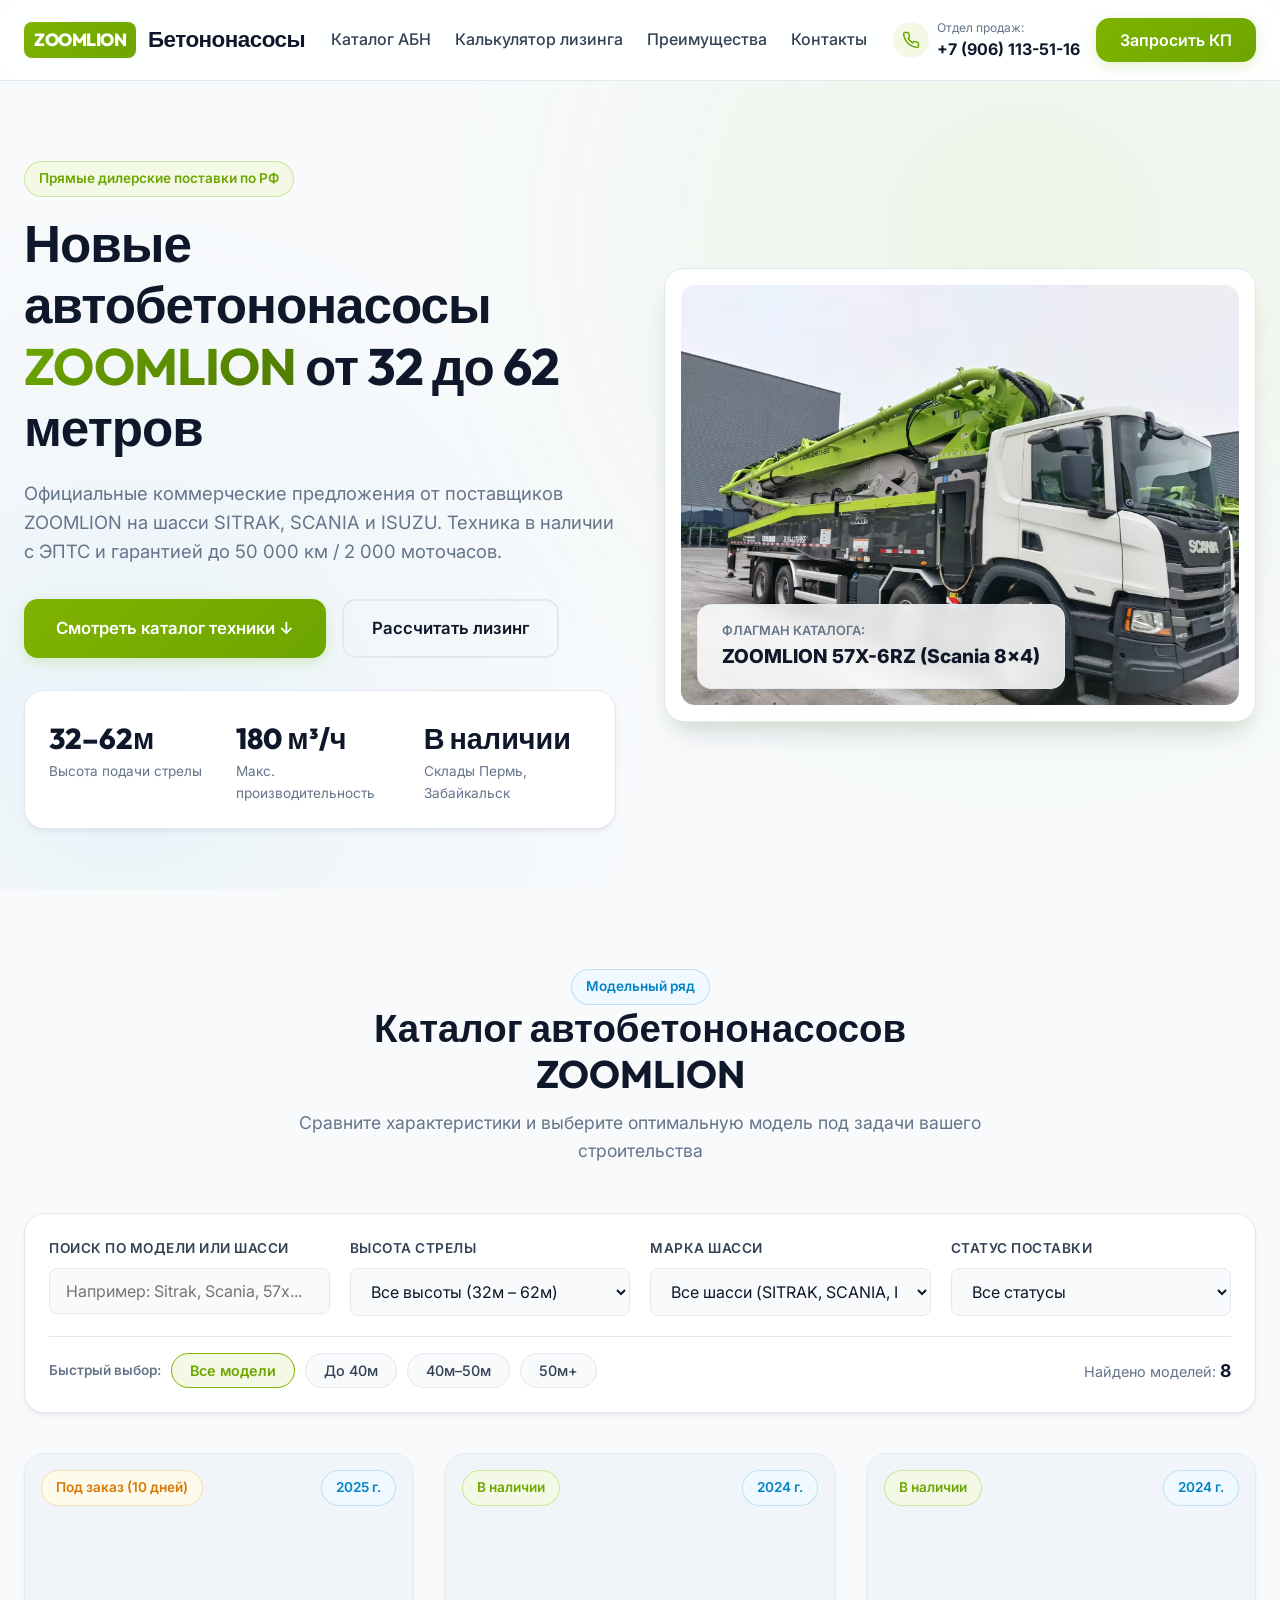
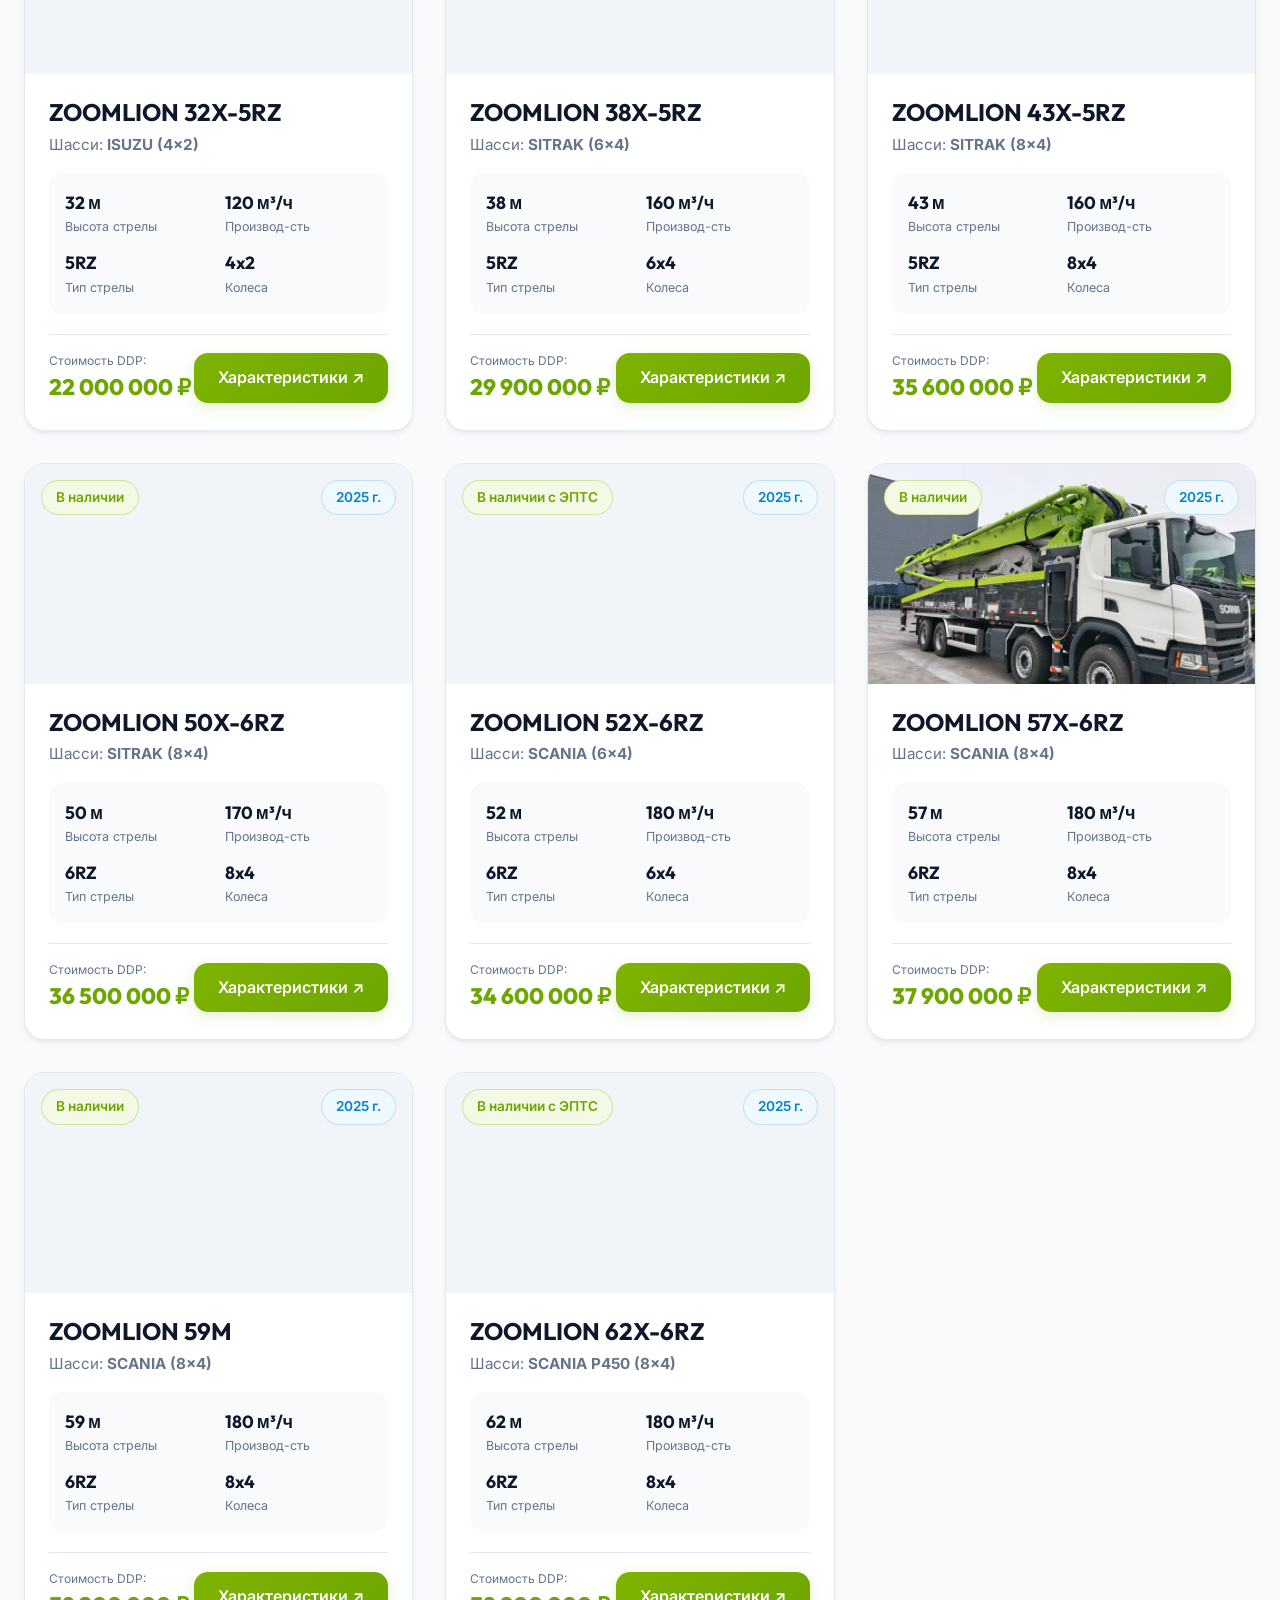
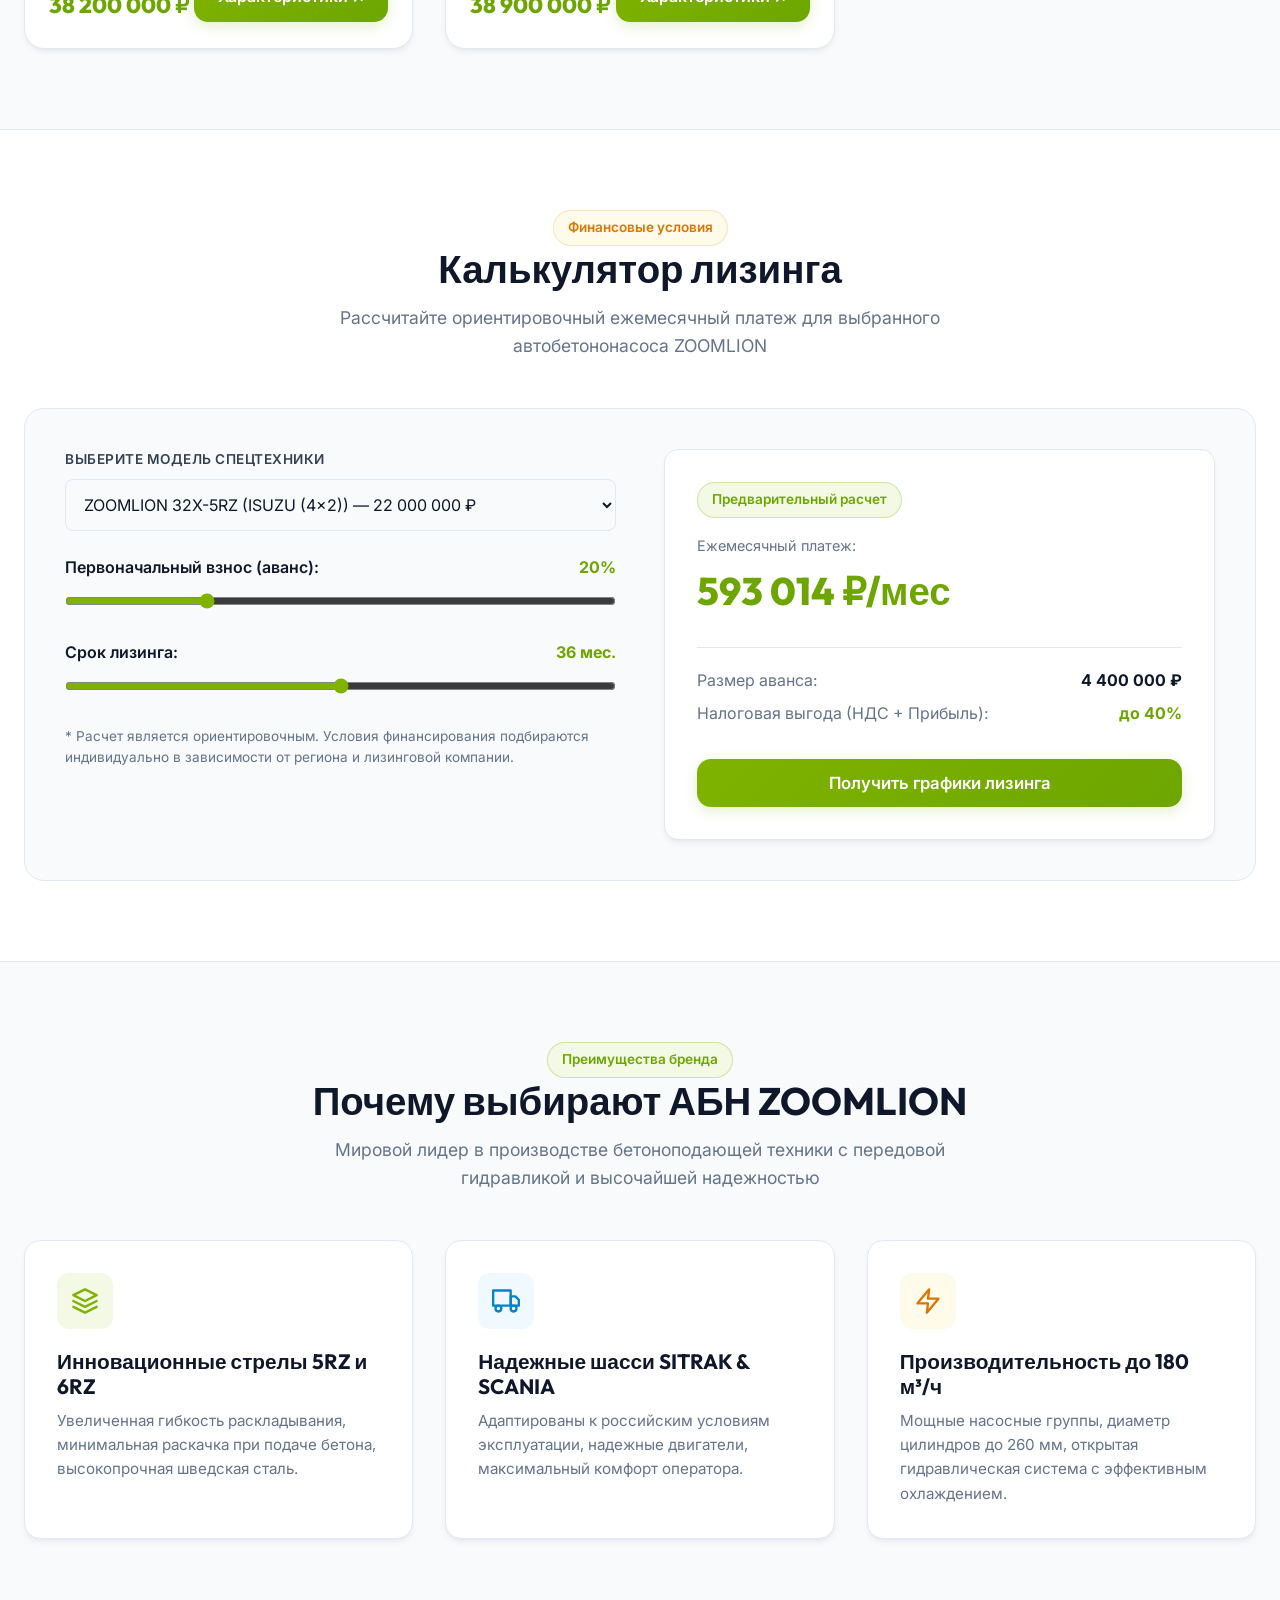
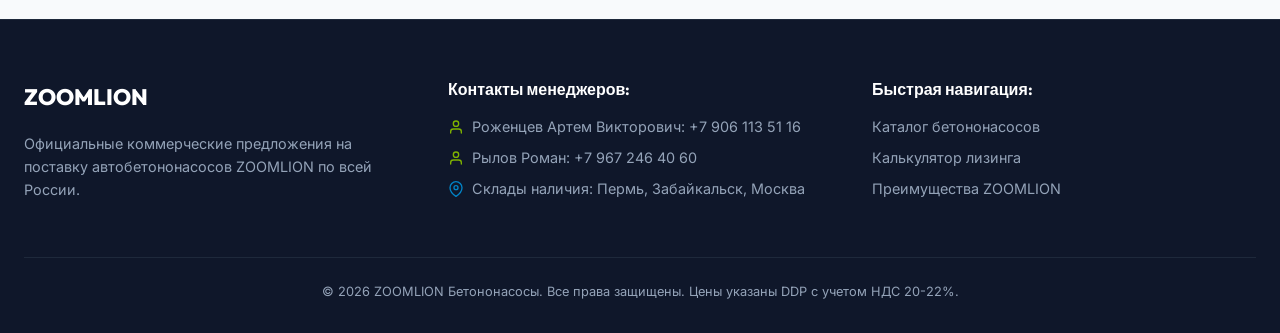
<file: index.html>
<!DOCTYPE html>
<html lang="ru">
<head>
  <meta charset="UTF-8">
  <meta name="viewport" content="width=device-width, initial-scale=1.0">
  <title>Автобетононасосы ZOOMLION — Официальный каталог поставщика | Продажа и Лизинг</title>
  <meta name="description" content="Каталог новых автобетононасосов ZOOMLION на шасси SITRAK, SCANIA и ISUZU от 32 до 62 метров. Техника в наличии с ЭПТС, гарантия 12 месяцев, выгодный лизинг.">
  
  <!-- CSS Styles -->
  <link rel="stylesheet" href="./src/css/style.css">

  <!-- OpenGraph -->
  <meta property="og:title" content="Автобетононасосы ZOOMLION — Официальный Каталог">
  <meta property="og:description" content="Продажа новых АБН ZOOMLION от 32м до 62м на шасси SITRAK, SCANIA, ISUZU. Цены от поставщика, лизинг, доставка по РФ.">
  <meta property="og:type" content="website">
</head>
<body>

  <!-- Header -->
  <header class="header">
    <div class="container header-content">
      <a href="#" class="logo">
        <span class="logo-badge">ZOOMLION</span>
        <span>Бетононасосы</span>
      </a>

      <nav>
        <ul class="nav-links">
          <li><a href="#catalog" class="nav-link">Каталог АБН</a></li>
          <li><a href="#calculator" class="nav-link">Калькулятор лизинга</a></li>
          <li><a href="#advantages" class="nav-link">Преимущества</a></li>
          <li><a href="#contacts" class="nav-link">Контакты</a></li>
        </ul>
      </nav>

      <div class="header-actions">
        <a href="tel:+79061135116" class="phone-link" id="headerPhoneLink">
          <div class="phone-icon">
            <svg width="18" height="18" viewBox="0 0 24 24" fill="none" stroke="currentColor" stroke-width="2" stroke-linecap="round" stroke-linejoin="round"><path d="M22 16.92v3a2 2 0 0 1-2.18 2 19.79 19.79 0 0 1-8.63-3.07 19.5 19.5 0 0 1-6-6 19.79 19.79 0 0 1-3.07-8.67A2 2 0 0 1 4.11 2h3a2 2 0 0 1 2 1.72 12.84 12.84 0 0 0 .7 2.81 2 2 0 0 1-.45 2.11L8.09 9.91a16 16 0 0 0 6 6l1.27-1.27a2 2 0 0 1 2.11-.45 12.84 12.84 0 0 0 2.81.7A2 2 0 0 1 22 16.92z"></path></svg>
          </div>
          <div>
            <div id="headerPhoneLabel" style="font-size: 0.75rem; color: var(--text-muted); font-weight: normal;">Отдел продаж:</div>
            <span id="headerPhoneText">+7 (906) 113-51-16</span>
          </div>
        </a>
        <button class="btn btn-primary btn-quote-trigger" id="headerQuoteBtn">
          Запросить КП
        </button>
      </div>
    </div>
  </header>

  <main>
    <!-- Hero Section -->
    <section class="hero">
      <div class="container hero-grid">
        <div>
          <span class="badge badge-green">Прямые дилерские поставки по РФ</span>
          <h1 class="hero-title">
            Новые автобетононасосы <span>ZOOMLION</span> от 32 до 62 метров
          </h1>
          <p class="hero-subtitle">
            Официальные коммерческие предложения от поставщиков ZOOMLION на шасси SITRAK, SCANIA и ISUZU. Техника в наличии с ЭПТС и гарантией до 50 000 км / 2 000 моточасов.
          </p>

          <div style="display: flex; gap: 16px; flex-wrap: wrap;">
            <a href="#catalog" class="btn btn-primary" style="padding: 14px 32px; font-size: 1.05rem;">
              Смотреть каталог техники ↓
            </a>
            <a href="#calculator" class="btn btn-outline" style="padding: 14px 28px; font-size: 1.05rem;">
              Рассчитать лизинг
            </a>
          </div>

          <div class="hero-stats">
            <div>
              <div class="stat-number">32–62м</div>
              <div class="stat-label">Высота подачи стрелы</div>
            </div>
            <div>
              <div class="stat-number">180 м³/ч</div>
              <div class="stat-label">Макс. производительность</div>
            </div>
            <div>
              <div class="stat-number">В наличии</div>
              <div class="stat-label">Склады Пермь, Забайкальск</div>
            </div>
          </div>
        </div>

        <div class="hero-media">
          <div class="hero-img-card">
            <img src="./ZOOMLION 57 метров на базе шасси SCANIA 8x4(1).jpg" alt="Автобетононасос ZOOMLION SCANIA" id="heroImage" onerror="this.src='https://images.unsplash.com/photo-1541888946425-d0fbb186a5b2?auto=format&fit=crop&w=1200&q=80'">
            <div class="hero-floating-tag">
              <div style="font-size: 0.8rem; color: var(--text-muted); font-weight: 600; text-transform: uppercase;">Флагман каталога:</div>
              <div style="font-weight: 800; font-size: 1.2rem; color: var(--text-main);">ZOOMLION 57X-6RZ (Scania 8x4)</div>
            </div>
          </div>
        </div>
      </div>
    </section>

    <!-- Catalog Section -->
    <section class="catalog-section" id="catalog">
      <div class="container">
        <div class="section-header">
          <span class="badge badge-blue">Модельный ряд</span>
          <h2 class="section-title">Каталог автобетононасосов ZOOMLION</h2>
          <p class="section-subtitle">Сравните характеристики и выберите оптимальную модель под задачи вашего строительства</p>
        </div>

        <!-- Filter Bar -->
        <div class="filter-bar">
          <div class="filter-grid">
            <div class="filter-group">
              <label for="searchInput" class="filter-label">Поиск по модели или шасси</label>
              <input type="text" id="searchInput" class="filter-input" placeholder="Например: Sitrak, Scania, 57x...">
            </div>

            <div class="filter-group">
              <label for="heightFilter" class="filter-label">Высота стрелы</label>
              <select id="heightFilter" class="filter-select">
                <option value="all">Все высоты (32м – 62м)</option>
                <option value="under40">До 40 метров (32м, 38м)</option>
                <option value="40to50">От 40 до 50 метров (43м, 50м)</option>
                <option value="over50">Свыше 50 метров (52м, 57м, 59м, 62м)</option>
              </select>
            </div>

            <div class="filter-group">
              <label for="chassisFilter" class="filter-label">Марка шасси</label>
              <select id="chassisFilter" class="filter-select">
                <option value="all">Все шасси (SITRAK, SCANIA, ISUZU)</option>
                <option value="SITRAK">SITRAK</option>
                <option value="SCANIA">SCANIA</option>
                <option value="ISUZU">ISUZU</option>
              </select>
            </div>

            <div class="filter-group">
              <label for="statusFilter" class="filter-label">Статус поставки</label>
              <select id="statusFilter" class="filter-select">
                <option value="all">Все статусы</option>
                <option value="in_stock">В наличии</option>
                <option value="on_order">Под заказ</option>
              </select>
            </div>
          </div>

          <div style="display: flex; align-items: center; justify-content: space-between; flex-wrap: wrap; gap: 16px; border-top: 1px solid var(--border-color); padding-top: 16px;">
            <div class="filter-pills">
              <span style="font-size: 0.85rem; color: var(--text-muted); align-self: center; font-weight: 600;">Быстрый выбор:</span>
              <button class="pill-btn active" data-height="all">Все модели</button>
              <button class="pill-btn" data-height="under40">До 40м</button>
              <button class="pill-btn" data-height="40to50">40м–50м</button>
              <button class="pill-btn" data-height="over50">50м+</button>
            </div>

            <div style="font-size: 0.9rem; color: var(--text-muted);">
              Найдено моделей: <strong id="modelsCount" style="color: var(--text-main); font-size: 1.1rem;">8</strong>
            </div>
          </div>
        </div>

        <!-- Cards Grid -->
        <div class="cards-grid" id="modelsGrid">
          <!-- Dynamic JS rendering -->
        </div>
      </div>
    </section>

    <!-- Leasing Calculator Section -->
    <section class="calc-section" id="calculator">
      <div class="container">
        <div class="section-header">
          <span class="badge badge-amber">Финансовые условия</span>
          <h2 class="section-title">Калькулятор лизинга</h2>
          <p class="section-subtitle">Рассчитайте ориентировочный ежемесячный платеж для выбранного автобетононасоса ZOOMLION</p>
        </div>

        <div class="calc-box">
          <div>
            <div class="filter-group" style="margin-bottom: 24px;">
              <label for="calcModel" class="filter-label">Выберите модель спецтехники</label>
              <select id="calcModel" class="filter-select" style="padding: 14px;">
                <!-- Populate via JS -->
              </select>
            </div>

            <div class="range-group">
              <div class="range-header">
                <span>Первоначальный взнос (аванс):</span>
                <span id="advanceValText" style="color: var(--zoomlion-green-dark); font-weight: 700;">20%</span>
              </div>
              <input type="range" id="advanceRange" class="range-slider" min="10" max="50" step="5" value="20">
            </div>

            <div class="range-group">
              <div class="range-header">
                <span>Срок лизинга:</span>
                <span id="termValText" style="color: var(--zoomlion-green-dark); font-weight: 700;">36 мес.</span>
              </div>
              <input type="range" id="termRange" class="range-slider" min="12" max="60" step="12" value="36">
            </div>

            <div style="font-size: 0.85rem; color: var(--text-muted); margin-top: 16px;">
              * Расчет является ориентировочным. Условия финансирования подбираются индивидуально в зависимости от региона и лизинговой компании.
            </div>
          </div>

          <div class="calc-result-card">
            <div>
              <span class="badge badge-green" style="margin-bottom: 16px;">Предварительный расчет</span>
              <div style="font-size: 0.9rem; color: var(--text-muted); margin-bottom: 4px;">Ежемесячный платеж:</div>
              <div class="calc-result-price" id="monthlyPaymentText">580 000 ₽/мес</div>

              <div style="margin-top: 24px; padding-top: 20px; border-top: 1px solid var(--border-color);">
                <div style="display: flex; justify-content: space-between; margin-bottom: 8px;">
                  <span style="color: var(--text-muted);">Размер аванса:</span>
                  <strong id="advanceAmountText">6 000 000 ₽</strong>
                </div>
                <div style="display: flex; justify-content: space-between;">
                  <span style="color: var(--text-muted);">Налоговая выгода (НДС + Прибыль):</span>
                  <strong style="color: var(--zoomlion-green-dark);">до 40%</strong>
                </div>
              </div>
            </div>

            <button class="btn btn-primary btn-quote-trigger" style="margin-top: 32px; width: 100%; padding: 14px; font-size: 1.05rem;">
              Получить графики лизинга
            </button>
          </div>
        </div>
      </div>
    </section>

    <!-- Advantages Section -->
    <section style="padding: 80px 0;" id="advantages">
      <div class="container">
        <div class="section-header">
          <span class="badge badge-green">Преимущества бренда</span>
          <h2 class="section-title" id="advSectionTitle">Почему выбирают АБН ZOOMLION</h2>
          <p class="section-subtitle" id="advSectionSubtitle">Мировой лидер в производстве бетоноподающей техники с передовой гидравликой и высочайшей надежностью</p>
        </div>

        <div style="display: grid; grid-template-columns: repeat(auto-fit, minmax(280px, 1fr)); gap: 32px;">
          <div style="background: #fff; padding: 32px; border-radius: 16px; border: 1px solid var(--border-color); box-shadow: var(--shadow-md);">
            <div style="width: 56px; height: 56px; background: var(--zoomlion-green-light); border-radius: 12px; display: flex; align-items: center; justify-content: center; margin-bottom: 20px;">
              <svg width="28" height="28" viewBox="0 0 24 24" fill="none" stroke="#7FB300" stroke-width="2" stroke-linecap="round" stroke-linejoin="round"><polygon points="12 2 2 7 12 12 22 7 12 2"></polygon><polyline points="2 17 12 22 22 17"></polyline><polyline points="2 12 12 17 22 12"></polyline></svg>
            </div>
            <h3 style="font-size: 1.3rem; margin-bottom: 10px;" id="adv1Title">Инновационные стрелы 5RZ и 6RZ</h3>
            <p style="color: var(--text-muted); font-size: 0.95rem;" id="adv1Text">Увеличенная гибкость раскладывания, минимальная раскачка при подаче бетона, высокопрочная шведская сталь.</p>
          </div>

          <div style="background: #fff; padding: 32px; border-radius: 16px; border: 1px solid var(--border-color); box-shadow: var(--shadow-md);">
            <div style="width: 56px; height: 56px; background: var(--accent-blue-light); border-radius: 12px; display: flex; align-items: center; justify-content: center; margin-bottom: 20px;">
              <svg width="28" height="28" viewBox="0 0 24 24" fill="none" stroke="#0284C7" stroke-width="2" stroke-linecap="round" stroke-linejoin="round"><rect x="1" y="3" width="15" height="13"></rect><polygon points="16 8 20 8 23 11 23 16 16 16 16 8"></polygon><circle cx="5.5" cy="18.5" r="2.5"></circle><circle cx="18.5" cy="18.5" r="2.5"></circle></svg>
            </div>
            <h3 style="font-size: 1.3rem; margin-bottom: 10px;" id="adv2Title">Надежные шасси SITRAK & SCANIA</h3>
            <p style="color: var(--text-muted); font-size: 0.95rem;" id="adv2Text">Адаптированы к российским условиям эксплуатации, надежные двигатели, максимальный комфорт оператора.</p>
          </div>

          <div style="background: #fff; padding: 32px; border-radius: 16px; border: 1px solid var(--border-color); box-shadow: var(--shadow-md);">
            <div style="width: 56px; height: 56px; background: var(--accent-amber-light); border-radius: 12px; display: flex; align-items: center; justify-content: center; margin-bottom: 20px;">
              <svg width="28" height="28" viewBox="0 0 24 24" fill="none" stroke="#D97706" stroke-width="2" stroke-linecap="round" stroke-linejoin="round"><polygon points="13 2 3 14 12 14 11 22 21 10 12 10 13 2"></polygon></svg>
            </div>
            <h3 style="font-size: 1.3rem; margin-bottom: 10px;" id="adv3Title">Производительность до 180 м³/ч</h3>
            <p style="color: var(--text-muted); font-size: 0.95rem;" id="adv3Text">Мощные насосные группы, диаметр цилиндров до 260 мм, открытая гидравлическая система с эффективным охлаждением.</p>
          </div>
        </div>
      </div>
    </section>
  </main>

  <!-- Detail Modal -->
  <div class="modal-backdrop" id="detailModal">
    <div class="modal-window">
      <button class="modal-close-btn" id="modalCloseBtn" aria-label="Закрыть">
        <svg width="20" height="20" viewBox="0 0 24 24" fill="none" stroke="currentColor" stroke-width="2" stroke-linecap="round" stroke-linejoin="round"><line x1="18" y1="6" x2="6" y2="18"></line><line x1="6" y1="6" x2="18" y2="18"></line></svg>
      </button>
      <div class="modal-content" id="modalBody">
        <!-- JS filled -->
      </div>
    </div>
  </div>

  <!-- Quote Modal -->
  <div class="modal-backdrop" id="quoteModal">
    <div class="modal-window" style="max-width: 500px;">
      <button class="modal-close-btn" id="quoteCloseBtn" aria-label="Закрыть">
        <svg width="20" height="20" viewBox="0 0 24 24" fill="none" stroke="currentColor" stroke-width="2" stroke-linecap="round" stroke-linejoin="round"><line x1="18" y1="6" x2="6" y2="18"></line><line x1="6" y1="6" x2="18" y2="18"></line></svg>
      </button>
      <div class="modal-content">
        <h2 style="font-size: 1.8rem; margin-bottom: 8px;">Запросить КП</h2>
        <p style="color: var(--text-muted); margin-bottom: 24px;">Оставьте контакты для получения персонального коммерческого предложения</p>

        <form id="quoteForm">
          <input type="hidden" id="quoteModelInput" name="model">

          <div class="filter-group" style="margin-bottom: 16px;">
            <label for="userName" class="filter-label">Ваше имя</label>
            <input type="text" id="userName" class="filter-input" placeholder="Иван Иванов" required>
          </div>

          <div class="filter-group" style="margin-bottom: 16px;">
            <label for="userPhone" class="filter-label">Номер телефона</label>
            <input type="tel" id="userPhone" class="filter-input" placeholder="+7 (999) 000-00-00" required>
          </div>

          <div class="filter-group" style="margin-bottom: 24px;">
            <label for="userComment" class="filter-label">Город / Примечание</label>
            <input type="text" id="userComment" class="filter-input" placeholder="например, доставка в Екатеринбург">
          </div>

          <button type="submit" class="btn btn-primary" style="width: 100%; padding: 14px; font-size: 1.05rem;">
            Отправить заявку
          </button>
        </form>
      </div>
    </div>
  </div>

  <!-- Footer -->
  <footer style="background: #0F172A; color: #94A3B8; padding: 60px 0 30px; border-top: 1px solid #1E293B;" id="contacts">
    <div class="container">
      <div style="display: grid; grid-template-columns: repeat(auto-fit, minmax(240px, 1fr)); gap: 40px; margin-bottom: 40px;">
        <div>
          <div style="font-family: var(--font-heading); font-size: 1.4rem; font-weight: 800; color: #fff; margin-bottom: 16px;">
            ZOOMLION
          </div>
          <p style="font-size: 0.9rem; margin-bottom: 16px;">
            Официальные коммерческие предложения на поставку автобетононасосов ZOOMLION по всей России.
          </p>
        </div>

        <div>
          <h4 style="color: #fff; margin-bottom: 16px;">Контакты менеджеров:</h4>
          <ul style="list-style: none; padding: 0; font-size: 0.9rem;">
            <li style="margin-bottom: 8px; display: flex; align-items: center; gap: 8px;">
              <svg width="16" height="16" viewBox="0 0 24 24" fill="none" stroke="#7FB300" stroke-width="2" stroke-linecap="round" stroke-linejoin="round"><path d="M20 21v-2a4 4 0 0 0-4-4H8a4 4 0 0 0-4 4v2"></path><circle cx="12" cy="7" r="4"></circle></svg>
              <span id="footerManager1">Роженцев Артем Викторович: +7 906 113 51 16</span>
            </li>
            <li style="margin-bottom: 8px; display: flex; align-items: center; gap: 8px;">
              <svg width="16" height="16" viewBox="0 0 24 24" fill="none" stroke="#7FB300" stroke-width="2" stroke-linecap="round" stroke-linejoin="round"><path d="M20 21v-2a4 4 0 0 0-4-4H8a4 4 0 0 0-4 4v2"></path><circle cx="12" cy="7" r="4"></circle></svg>
              <span id="footerManager2">Рылов Роман: +7 967 246 40 60</span>
            </li>
            <li style="display: flex; align-items: center; gap: 8px;">
              <svg width="16" height="16" viewBox="0 0 24 24" fill="none" stroke="#0284C7" stroke-width="2" stroke-linecap="round" stroke-linejoin="round"><path d="M21 10c0 7-9 13-9 13s-9-6-9-13a9 9 0 0 1 18 0z"></path><circle cx="12" cy="10" r="3"></circle></svg>
              <span id="footerLocations">Склады наличия: Пермь, Забайкальск, Москва</span>
            </li>
          </ul>
        </div>

        <div>
          <h4 style="color: #fff; margin-bottom: 16px;">Быстрая навигация:</h4>
          <ul style="list-style: none; padding: 0; font-size: 0.9rem;">
            <li style="margin-bottom: 8px;"><a href="#catalog" style="color: #94A3B8;">Каталог бетононасосов</a></li>
            <li style="margin-bottom: 8px;"><a href="#calculator" style="color: #94A3B8;">Калькулятор лизинга</a></li>
            <li><a href="#advantages" style="color: #94A3B8;">Преимущества ZOOMLION</a></li>
          </ul>
        </div>
      </div>

      <div style="border-top: 1px solid #1E293B; padding-top: 24px; font-size: 0.8rem; text-align: center;">
        © 2026 ZOOMLION Бетононасосы. Все права защищены. Цены указаны DDP с учетом НДС 20-22%.
      </div>
    </div>
  </footer>

  <!-- App Scripts -->
  <script src="./src/js/default-models.js?v=2"></script>
  <script src="./src/js/app.js?v=2"></script>
</body>
</html>
</file>
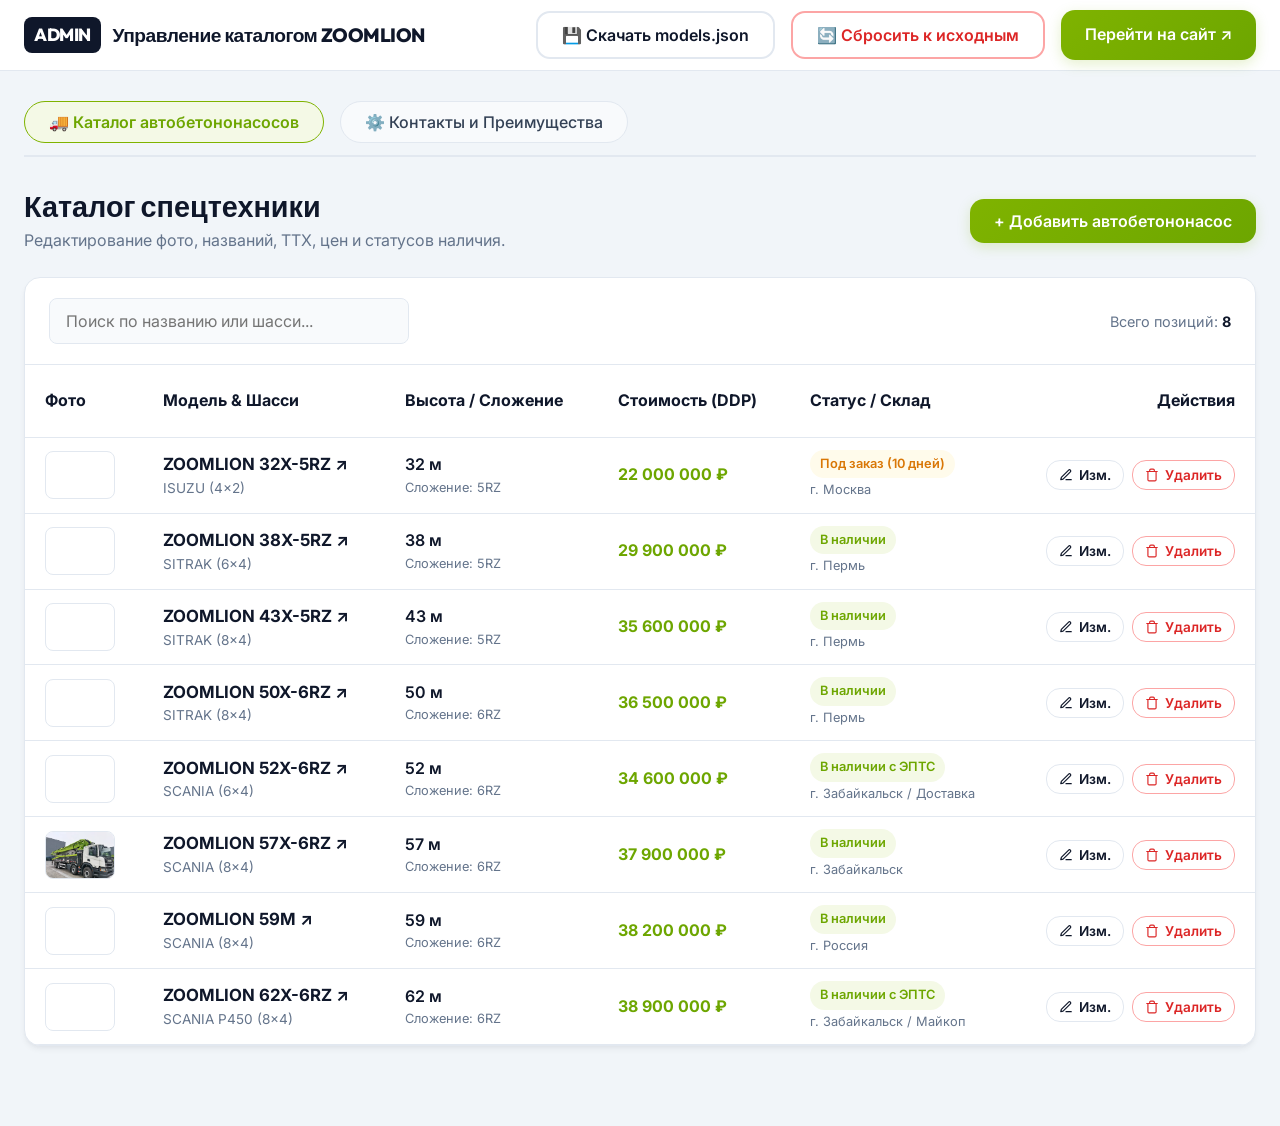
<file: admin.html>
<!DOCTYPE html>
<html lang="ru">
<head>
  <meta charset="UTF-8">
  <meta name="viewport" content="width=device-width, initial-scale=1.0">
  <title>Админ-панель — ZOOMLION Бетононасосы</title>
  <link rel="stylesheet" href="./src/css/style.css">
</head>
<body style="background-color: #F1F5F9;">

  <!-- Admin Header -->
  <header class="header" style="background: #FFFFFF; border-bottom: 1px solid #E2E8F0;">
    <div class="container header-content" style="height: 70px;">
      <div class="logo">
        <span class="logo-badge" style="background: #0F172A;">ADMIN</span>
        <span style="font-size: 1.2rem;">Управление каталогом ZOOMLION</span>
      </div>

      <div class="header-actions">
        <button class="btn btn-outline" id="exportJsonBtn">
          💾 Скачать models.json
        </button>
        <button class="btn btn-outline" id="resetDataBtn" style="color: #DC2626; border-color: #FCA5A5;">
          🔄 Сбросить к исходным
        </button>
        <a href="./index.html" class="btn btn-primary" target="_blank">
          Перейти на сайт ↗
        </a>
      </div>
    </div>
  </header>

  <main class="container" style="padding: 30px 24px 80px;">
    <!-- Navigation Tabs -->
    <div style="display: flex; gap: 16px; margin-bottom: 32px; border-bottom: 2px solid #E2E8F0; padding-bottom: 12px;">
      <button class="pill-btn active" id="tabCatalogBtn" style="font-size: 1rem; padding: 10px 24px;">
        🚚 Каталог автобетононасосов
      </button>
      <button class="pill-btn" id="tabSettingsBtn" style="font-size: 1rem; padding: 10px 24px;">
        ⚙️ Контакты и Преимущества
      </button>
    </div>

    <!-- TAB 1: Catalog Management -->
    <div id="catalogTab">
      <!-- Top Action Bar -->
      <div style="display: flex; justify-content: space-between; align-items: center; margin-bottom: 24px; flex-wrap: wrap; gap: 16px;">
        <div>
          <h1 style="font-size: 1.8rem; margin-bottom: 4px;">Каталог спецтехники</h1>
          <p style="color: var(--text-muted);">Редактирование фото, названий, ТТХ, цен и статусов наличия.</p>
        </div>

        <button class="btn btn-primary" id="addModelBtn" style="padding: 12px 24px; font-size: 1rem;">
          + Добавить автобетононасос
        </button>
      </div>

      <!-- Models Table Card -->
      <div style="background: #FFFFFF; border-radius: 16px; border: 1px solid #E2E8F0; box-shadow: var(--shadow-md); overflow: hidden;">
        <div style="padding: 20px 24px; border-bottom: 1px solid #E2E8F0; display: flex; justify-content: space-between; align-items: center;">
          <input type="text" id="adminSearchInput" class="filter-input" placeholder="Поиск по названию или шасси..." style="max-width: 360px;">
          <div style="font-size: 0.9rem; color: var(--text-muted);">
            Всего позиций: <strong id="adminCountText" style="color: var(--text-main);">0</strong>
          </div>
        </div>

        <div style="overflow-x: auto;">
          <table class="admin-table">
            <thead>
              <tr>
                <th>Фото</th>
                <th>Модель & Шасси</th>
                <th>Высота / Сложение</th>
                <th>Стоимость (DDP)</th>
                <th>Статус / Склад</th>
                <th style="text-align: right;">Действия</th>
              </tr>
            </thead>
            <tbody id="adminTableBody">
              <!-- Rendered by admin.js -->
            </tbody>
          </table>
        </div>
      </div>
    </div>

    <!-- TAB 2: Site Settings (Contacts & Advantages) -->
    <div id="settingsTab" style="display: none;">
      <form id="siteSettingsForm">
        <!-- Header Contacts Box -->
        <div style="background: #FFFFFF; border-radius: 16px; border: 1px solid #E2E8F0; padding: 32px; margin-bottom: 32px; box-shadow: var(--shadow-md);">
          <h2 style="font-size: 1.4rem; margin-bottom: 8px; color: var(--text-main);">📞 Контакты в шапке сайта</h2>
          <p style="color: var(--text-muted); margin-bottom: 20px; font-size: 0.95rem;">Управление подписью и номером телефона на главной панели</p>

          <div style="display: grid; grid-template-columns: repeat(auto-fit, minmax(240px, 1fr)); gap: 20px;">
            <div class="filter-group">
              <label class="filter-label">Подпись над телефоном</label>
              <input type="text" id="settingHeaderPhoneLabel" class="filter-input" placeholder="Отдел продаж:">
            </div>

            <div class="filter-group">
              <label class="filter-label">Отображаемый телефон</label>
              <input type="text" id="settingHeaderPhone" class="filter-input" placeholder="+7 (906) 113-51-16">
            </div>

            <div class="filter-group">
              <label class="filter-label">Номер для клика (tel:)</label>
              <input type="text" id="settingHeaderPhoneRaw" class="filter-input" placeholder="+79061135116">
            </div>

            <div class="filter-group">
              <label class="filter-label">Текст кнопки в шапке</label>
              <input type="text" id="settingHeaderQuoteBtn" class="filter-input" placeholder="Запросить КП">
            </div>
          </div>
        </div>

        <!-- Advantages Section Box -->
        <div style="background: #FFFFFF; border-radius: 16px; border: 1px solid #E2E8F0; padding: 32px; margin-bottom: 32px; box-shadow: var(--shadow-md);">
          <h2 style="font-size: 1.4rem; margin-bottom: 8px; color: var(--text-main);">🏆 Блок «Почему выбирают АБН ZOOMLION»</h2>
          <p style="color: var(--text-muted); margin-bottom: 20px; font-size: 0.95rem;">Заголовки и 3 карточки преимуществ на главной странице</p>

          <div style="display: grid; grid-template-columns: 1fr 1fr; gap: 20px; margin-bottom: 28px;">
            <div class="filter-group">
              <label class="filter-label">Заголовок блока</label>
              <input type="text" id="settingAdvTitle" class="filter-input" placeholder="Почему выбирают АБН ZOOMLION">
            </div>

            <div class="filter-group">
              <label class="filter-label">Подзаголовок блока</label>
              <input type="text" id="settingAdvSubtitle" class="filter-input" placeholder="Мировой лидер в производстве бетоноподающей техники...">
            </div>
          </div>

          <h3 style="font-size: 1.1rem; margin-bottom: 16px; color: var(--text-secondary);">3 Карточки преимуществ:</h3>

          <div style="display: grid; grid-template-columns: repeat(auto-fit, minmax(280px, 1fr)); gap: 20px;">
            <!-- Advantage 1 -->
            <div style="background: #F8FAFC; padding: 20px; border-radius: 12px; border: 1px solid #E2E8F0;">
              <div style="font-weight: 700; color: #7FB300; margin-bottom: 8px;">Карточка 1</div>
              <div class="filter-group" style="margin-bottom: 12px;">
                <label class="filter-label">Заголовок</label>
                <input type="text" id="settingAdv1Title" class="filter-input" placeholder="Инновационные стрелы 5RZ и 6RZ">
              </div>
              <div class="filter-group">
                <label class="filter-label">Описание</label>
                <textarea id="settingAdv1Text" class="filter-input" rows="3" style="resize: vertical;"></textarea>
              </div>
            </div>

            <!-- Advantage 2 -->
            <div style="background: #F8FAFC; padding: 20px; border-radius: 12px; border: 1px solid #E2E8F0;">
              <div style="font-weight: 700; color: #0284C7; margin-bottom: 8px;">Карточка 2</div>
              <div class="filter-group" style="margin-bottom: 12px;">
                <label class="filter-label">Заголовок</label>
                <input type="text" id="settingAdv2Title" class="filter-input" placeholder="Надежные шасси SITRAK & SCANIA">
              </div>
              <div class="filter-group">
                <label class="filter-label">Описание</label>
                <textarea id="settingAdv2Text" class="filter-input" rows="3" style="resize: vertical;"></textarea>
              </div>
            </div>

            <!-- Advantage 3 -->
            <div style="background: #F8FAFC; padding: 20px; border-radius: 12px; border: 1px solid #E2E8F0;">
              <div style="font-weight: 700; color: #D97706; margin-bottom: 8px;">Карточка 3</div>
              <div class="filter-group" style="margin-bottom: 12px;">
                <label class="filter-label">Заголовок</label>
                <input type="text" id="settingAdv3Title" class="filter-input" placeholder="Производительность до 180 м³/ч">
              </div>
              <div class="filter-group">
                <label class="filter-label">Описание</label>
                <textarea id="settingAdv3Text" class="filter-input" rows="3" style="resize: vertical;"></textarea>
              </div>
            </div>
          </div>
        </div>

        <!-- Footer Managers Box -->
        <div style="background: #FFFFFF; border-radius: 16px; border: 1px solid #E2E8F0; padding: 32px; margin-bottom: 32px; box-shadow: var(--shadow-md);">
          <h2 style="font-size: 1.4rem; margin-bottom: 8px; color: var(--text-main);">👨‍💼 Блок «Контакты менеджеров» в футере</h2>
          <p style="color: var(--text-muted); margin-bottom: 20px; font-size: 0.95rem;">Управление именами менеджеров и локациями складов</p>

          <div style="display: grid; grid-template-columns: repeat(auto-fit, minmax(280px, 1fr)); gap: 20px;">
            <div class="filter-group">
              <label class="filter-label">Менеджер 1</label>
              <input type="text" id="settingFooterManager1" class="filter-input" placeholder="Роженцев Артем Викторович: +7 906 113 51 16">
            </div>

            <div class="filter-group">
              <label class="filter-label">Менеджер 2</label>
              <input type="text" id="settingFooterManager2" class="filter-input" placeholder="Рылов Роман: +7 967 246 40 60">
            </div>

            <div class="filter-group">
              <label class="filter-label">Склады наличия</label>
              <input type="text" id="settingFooterLocations" class="filter-input" placeholder="Пермь, Забайкальск, Москва">
            </div>
          </div>
        </div>

        <!-- Submit Settings Button -->
        <div style="display: flex; justify-content: flex-end;">
          <button type="submit" class="btn btn-primary" style="padding: 14px 40px; font-size: 1.1rem;">
            💾 Сохранить настройки контента
          </button>
        </div>
      </form>
    </div>
  </main>

  <!-- Edit / Create Model Modal -->
  <div class="modal-backdrop" id="editModal">
    <div class="modal-window" style="max-width: 750px;">
      <button class="modal-close-btn" id="editModalCloseBtn">✕</button>
      <div class="modal-content">
        <h2 style="font-size: 1.8rem; margin-bottom: 6px;" id="formModalTitle">Редактировать модель</h2>
        <p style="color: var(--text-muted); margin-bottom: 24px;">Заполните параметры бетононасоса для отображения в каталоге</p>

        <form id="modelForm">
          <input type="hidden" id="fieldId">

          <div style="display: grid; grid-template-columns: 1fr 1fr; gap: 20px; margin-bottom: 16px;">
            <div class="filter-group">
              <label class="filter-label">Название модели *</label>
              <input type="text" id="fieldName" class="filter-input" placeholder="ZOOMLION 57X-6RZ" required>
            </div>

            <div class="filter-group">
              <label class="filter-label">Марка шасси *</label>
              <select id="fieldChassisBrand" class="filter-select" required>
                <option value="SITRAK">SITRAK</option>
                <option value="SCANIA">SCANIA</option>
                <option value="ISUZU">ISUZU</option>
              </select>
            </div>
          </div>

          <div style="display: grid; grid-template-columns: 1fr 1fr 1fr; gap: 16px; margin-bottom: 16px;">
            <div class="filter-group">
              <label class="filter-label">Полное наименование шасси</label>
              <input type="text" id="fieldChassis" class="filter-input" placeholder="SITRAK (8x4)" required>
            </div>

            <div class="filter-group">
              <label class="filter-label">Колесная формула</label>
              <select id="fieldWheelFormula" class="filter-select" required>
                <option value="4x2">4x2</option>
                <option value="6x4">6x4</option>
                <option value="8x4">8x4</option>
              </select>
            </div>

            <div class="filter-group">
              <label class="filter-label">Тип стрелы</label>
              <select id="fieldFoldingType" class="filter-select" required>
                <option value="5RZ">5RZ</option>
                <option value="6RZ">6RZ</option>
              </select>
            </div>
          </div>

          <div style="display: grid; grid-template-columns: 1fr 1fr 1fr; gap: 16px; margin-bottom: 16px;">
            <div class="filter-group">
              <label class="filter-label">Высота стрелы (м) *</label>
              <input type="number" id="fieldBoomHeight" class="filter-input" placeholder="57" required>
            </div>

            <div class="filter-group">
              <label class="filter-label">Производит-сть (м³/ч)</label>
              <input type="number" id="fieldOutput" class="filter-input" placeholder="180" required>
            </div>

            <div class="filter-group">
              <label class="filter-label">Год выпуска</label>
              <input type="number" id="fieldYear" class="filter-input" placeholder="2025" required>
            </div>
          </div>

          <div style="display: grid; grid-template-columns: 1fr 1fr; gap: 20px; margin-bottom: 16px;">
            <div class="filter-group">
              <label class="filter-label">Цена в рублях (для расчетов) *</label>
              <input type="number" id="fieldPrice" class="filter-input" placeholder="35600000" required>
            </div>

            <div class="filter-group">
              <label class="filter-label">Форматированная цена *</label>
              <input type="text" id="fieldPriceFormatted" class="filter-input" placeholder="35 600 000 ₽" required>
            </div>
          </div>

          <div style="display: grid; grid-template-columns: 1fr 1fr; gap: 20px; margin-bottom: 16px;">
            <div class="filter-group">
              <label class="filter-label">Статус поставки *</label>
              <input type="text" id="fieldAvailability" class="filter-input" placeholder="В наличии" required>
            </div>

            <div class="filter-group">
              <label class="filter-label">Склад / Город *</label>
              <input type="text" id="fieldLocation" class="filter-input" placeholder="Пермь" required>
            </div>
          </div>

          <!-- Multi-Photo Uploader Section (Up to 6 Photos) -->
          <div style="background: #F8FAFC; border: 1px dashed #CBD5E1; border-radius: 12px; padding: 20px; margin-bottom: 24px;">
            <div style="display: flex; justify-content: space-between; align-items: center; margin-bottom: 12px;">
              <div>
                <h4 style="font-size: 1.05rem; font-weight: 700; color: var(--text-main); margin-bottom: 2px;">📸 Фотогалерея товара (До 6 фотографий)</h4>
                <p style="font-size: 0.85rem; color: var(--text-muted); margin: 0;">Первое фото используеся как обложка. Нажмите на слот для загрузки или обрезки фото.</p>
              </div>
            </div>

            <div style="display: grid; grid-template-columns: repeat(6, 1fr); gap: 10px;" id="adminPhotoSlotsGrid">
              <!-- Rendered dynamically by admin.js -->
            </div>
          </div>

          <div class="filter-group" style="margin-bottom: 16px; display: none;">
            <label class="filter-label">Главная ссылка на фото *</label>
            <input type="text" id="fieldImage" class="filter-input" placeholder="ZOOMLION 57 метров...">
          </div>

          <div style="display: grid; grid-template-columns: 1fr 1fr; gap: 20px; margin-bottom: 16px;">
            <div class="filter-group">
              <label class="filter-label">Ответственный менеджер</label>
              <input type="text" id="fieldManager" class="filter-input" placeholder="Роженцев Артем Викторович">
            </div>

            <div class="filter-group">
              <label class="filter-label">Телефон менеджера</label>
              <input type="text" id="fieldPhone" class="filter-input" placeholder="+7 906 113 51 16">
            </div>
          </div>

          <div class="filter-group" style="margin-bottom: 24px;">
            <label class="filter-label">Преимущества (через запятую)</label>
            <input type="text" id="fieldHighlights" class="filter-input" placeholder="Флагманская стрела 57м, Шведская сталь, В наличии">
          </div>

          <div style="display: flex; gap: 16px; justify-content: flex-end;">
            <button type="button" class="btn btn-outline" id="cancelFormBtn">Отмена</button>
            <button type="submit" class="btn btn-primary" style="padding: 12px 32px;">Сохранить изменения</button>
          </div>
        </form>
      </div>
    </div>
  </div>

  <!-- Image Crop & Resize Modal -->
  <div class="modal-backdrop" id="cropModal" style="z-index: 1100;">
    <div class="modal-window" style="max-width: 650px;">
      <button class="modal-close-btn" id="cropModalCloseBtn">✕</button>
      <div class="modal-content">
        <h2 style="font-size: 1.5rem; margin-bottom: 6px;">✂️ Редактор размера и обрезки фото</h2>
        <p style="color: var(--text-muted); font-size: 0.9rem; margin-bottom: 20px;">Настройте масштаб, угол поворота и кадрирование перед сохранением</p>

        <!-- Canvas Container -->
        <div style="background: #0F172A; border-radius: 12px; height: 320px; display: flex; align-items: center; justify-content: center; overflow: hidden; position: relative; margin-bottom: 20px;">
          <canvas id="cropCanvas" style="max-width: 100%; max-height: 100%; object-fit: contain; cursor: move;"></canvas>
        </div>

        <!-- Controls -->
        <div style="display: grid; grid-template-columns: 1fr 1fr; gap: 16px; margin-bottom: 24px;">
          <div class="range-group" style="margin: 0;">
            <div class="range-header">
              <span>Масштаб (Zoom):</span>
              <span id="cropZoomText" style="font-weight: 700; color: #7FB300;">100%</span>
            </div>
            <input type="range" id="cropZoomRange" class="range-slider" min="50" max="200" step="5" value="100">
          </div>

          <div style="display: flex; gap: 10px; align-items: flex-end;">
            <button type="button" class="btn btn-outline" id="cropRotateBtn" style="flex: 1; padding: 10px; font-size: 0.9rem;">
              🔄 Повернуть 90°
            </button>
            <button type="button" class="btn btn-outline" id="cropResetBtn" style="flex: 1; padding: 10px; font-size: 0.9rem;">
              ↺ Сброс
            </button>
          </div>
        </div>

        <input type="file" id="cropFileInput" accept="image/*" style="display: none;">

        <div style="display: flex; justify-content: space-between; gap: 12px;">
          <button type="button" class="btn btn-outline" id="cropSelectFileBtn" style="padding: 12px 20px;">
            📁 Выбрать файл с диска
          </button>
          <button type="button" class="btn btn-primary" id="cropApplyBtn" style="padding: 12px 28px;">
            ✅ Применить и сохранить
          </button>
        </div>
      </div>
    </div>
  </div>

  <script src="./src/js/admin.js"></script>
</body>
</html>
</file>
<file: src/css/style.css>
/* Zoomlion Light Theme Design System */
@import url('https://fonts.googleapis.com/css2?family=Inter:wght@300;400;500;600;700&family=Outfit:wght@400;500;600;700;800&display=swap');

:root {
  --font-heading: 'Outfit', -apple-system, BlinkMacSystemFont, sans-serif;
  --font-body: 'Inter', -apple-system, BlinkMacSystemFont, sans-serif;

  --bg-primary: #F8FAFC;
  --bg-secondary: #FFFFFF;
  --bg-tertiary: #F1F5F9;
  --bg-glass: rgba(255, 255, 255, 0.85);

  --text-main: #0F172A;
  --text-secondary: #334155;
  --text-muted: #64748B;
  --text-light: #94A3B8;

  --zoomlion-green: #7FB300;
  --zoomlion-green-dark: #6DA600;
  --zoomlion-green-light: #F4F9E6;
  --zoomlion-green-glow: rgba(127, 179, 0, 0.2);

  --accent-blue: #0284C7;
  --accent-blue-light: #F0F9FF;
  --accent-amber: #D97706;
  --accent-amber-light: #FFFBEB;

  --border-color: #E2E8F0;
  --border-focus: #7FB300;

  --shadow-sm: 0 1px 2px 0 rgba(0, 0, 0, 0.05);
  --shadow-md: 0 4px 6px -1px rgba(15, 23, 42, 0.06), 0 2px 4px -2px rgba(15, 23, 42, 0.04);
  --shadow-lg: 0 10px 25px -5px rgba(15, 23, 42, 0.08), 0 8px 10px -6px rgba(15, 23, 42, 0.04);
  --shadow-xl: 0 20px 30px -10px rgba(15, 23, 42, 0.12), 0 10px 15px -5px rgba(127, 179, 0, 0.1);

  --radius-sm: 8px;
  --radius-md: 14px;
  --radius-lg: 20px;
  --radius-full: 9999px;

  --transition-fast: 0.2s cubic-bezier(0.4, 0, 0.2, 1);
  --transition-normal: 0.3s cubic-bezier(0.4, 0, 0.2, 1);
}

/* Reset & Base */
*, *::before, *::after {
  box-sizing: border-box;
  margin: 0;
  padding: 0;
}

html {
  scroll-behavior: smooth;
  font-size: 16px;
}

body {
  font-family: var(--font-body);
  background-color: var(--bg-primary);
  color: var(--text-main);
  line-height: 1.6;
  -webkit-font-smoothing: antialiased;
  overflow-x: hidden;
}

a {
  color: inherit;
  text-decoration: none;
}

button, input, select {
  font-family: inherit;
  font-size: inherit;
}

.container {
  max-width: 1280px;
  margin: 0 auto;
  padding: 0 24px;
}

/* Typography */
h1, h2, h3, h4, h5, h6 {
  font-family: var(--font-heading);
  color: var(--text-main);
  font-weight: 700;
  line-height: 1.2;
}

.badge {
  display: inline-flex;
  align-items: center;
  gap: 6px;
  padding: 6px 14px;
  border-radius: var(--radius-full);
  font-size: 0.85rem;
  font-weight: 600;
}

.badge-green {
  background-color: var(--zoomlion-green-light);
  color: var(--zoomlion-green-dark);
  border: 1px solid rgba(127, 179, 0, 0.3);
}

.badge-blue {
  background-color: var(--accent-blue-light);
  color: var(--accent-blue);
  border: 1px solid rgba(2, 132, 199, 0.2);
}

.badge-amber {
  background-color: var(--accent-amber-light);
  color: var(--accent-amber);
  border: 1px solid rgba(217, 119, 6, 0.2);
}

/* Header & Navigation */
.header {
  position: sticky;
  top: 0;
  z-index: 100;
  background-color: var(--bg-glass);
  backdrop-filter: blur(12px);
  -webkit-backdrop-filter: blur(12px);
  border-bottom: 1px solid var(--border-color);
  transition: var(--transition-normal);
}

.header-content {
  display: flex;
  align-items: center;
  justify-content: space-between;
  gap: 20px;
  height: 80px;
}

.logo {
  display: flex;
  align-items: center;
  gap: 12px;
  font-family: var(--font-heading);
  font-weight: 800;
  font-size: 1.4rem;
  color: var(--text-main);
  letter-spacing: -0.5px;
  flex-shrink: 0;
  white-space: nowrap;
}

.logo-badge {
  background: linear-gradient(135deg, var(--zoomlion-green), var(--zoomlion-green-dark));
  color: #fff;
  padding: 4px 10px;
  border-radius: var(--radius-sm);
  font-size: 1.1rem;
  font-weight: 800;
}

.nav-links {
  display: flex;
  gap: 24px;
  list-style: none;
  align-items: center;
  margin: 0;
  padding: 0;
}

.nav-link {
  font-weight: 500;
  color: var(--text-secondary);
  transition: var(--transition-fast);
  white-space: nowrap;
}

.nav-link:hover {
  color: var(--zoomlion-green-dark);
}

.header-actions {
  display: flex;
  align-items: center;
  gap: 16px;
  flex-shrink: 0;
  white-space: nowrap;
}

.phone-link {
  display: flex;
  align-items: center;
  gap: 8px;
  font-weight: 700;
  color: var(--text-main);
  white-space: nowrap;
  flex-shrink: 0;
}

.phone-icon {
  width: 36px;
  height: 36px;
  background-color: var(--zoomlion-green-light);
  color: var(--zoomlion-green-dark);
  border-radius: 50%;
  display: flex;
  align-items: center;
  justify-content: center;
}

.btn {
  display: inline-flex;
  align-items: center;
  justify-content: center;
  gap: 8px;
  padding: 12px 24px;
  border-radius: var(--radius-md);
  font-weight: 600;
  cursor: pointer;
  border: none;
  transition: var(--transition-fast);
}

.btn-primary {
  background: linear-gradient(135deg, var(--zoomlion-green), var(--zoomlion-green-dark));
  color: #FFFFFF;
  box-shadow: 0 4px 14px var(--zoomlion-green-glow);
}

.btn-primary:hover {
  transform: translateY(-2px);
  box-shadow: 0 6px 20px var(--zoomlion-green-glow);
}

.btn-outline {
  background-color: transparent;
  border: 2px solid var(--border-color);
  color: var(--text-main);
}

.btn-outline:hover {
  border-color: var(--zoomlion-green);
  color: var(--zoomlion-green-dark);
  background-color: var(--zoomlion-green-light);
}

/* Hero Section */
.hero {
  padding: 80px 0 60px;
  background: radial-gradient(circle at 80% 20%, rgba(127, 179, 0, 0.08) 0%, transparent 50%),
              radial-gradient(circle at 10% 80%, rgba(2, 132, 199, 0.06) 0%, transparent 40%);
}

.hero-grid {
  display: grid;
  grid-template-columns: 1fr 1fr;
  gap: 48px;
  align-items: center;
}

.hero-title {
  font-size: 3.2rem;
  margin-top: 16px;
  margin-bottom: 20px;
  letter-spacing: -1px;
}

.hero-title span {
  color: var(--zoomlion-green-dark);
  background: linear-gradient(135deg, var(--zoomlion-green-dark), #4D7A00);
  -webkit-background-clip: text;
  -webkit-text-fill-color: transparent;
}

.hero-subtitle {
  font-size: 1.15rem;
  color: var(--text-muted);
  margin-bottom: 32px;
}

.hero-stats {
  display: grid;
  grid-template-columns: repeat(3, 1fr);
  gap: 20px;
  padding: 24px;
  background-color: var(--bg-secondary);
  border-radius: var(--radius-lg);
  border: 1px solid var(--border-color);
  box-shadow: var(--shadow-md);
  margin-top: 32px;
}

.stat-number {
  font-family: var(--font-heading);
  font-size: 1.8rem;
  font-weight: 800;
  color: var(--text-main);
}

.stat-label {
  font-size: 0.85rem;
  color: var(--text-muted);
}

.hero-media {
  position: relative;
}

.hero-img-card {
  background-color: var(--bg-secondary);
  border-radius: var(--radius-lg);
  padding: 16px;
  border: 1px solid var(--border-color);
  box-shadow: var(--shadow-xl);
  overflow: hidden;
  position: relative;
}

.hero-img-card img {
  width: 100%;
  height: 420px;
  object-fit: cover;
  border-radius: var(--radius-md);
  display: block;
}

.hero-floating-tag {
  position: absolute;
  bottom: 32px;
  left: 32px;
  background-color: var(--bg-glass);
  backdrop-filter: blur(8px);
  padding: 16px 24px;
  border-radius: var(--radius-md);
  border: 1px solid var(--border-color);
  box-shadow: var(--shadow-lg);
}

/* Catalog Section */
.catalog-section {
  padding: 80px 0;
}

.section-header {
  text-align: center;
  max-width: 700px;
  margin: 0 auto 48px;
}

.section-title {
  font-size: 2.4rem;
  margin-bottom: 12px;
}

.section-subtitle {
  color: var(--text-muted);
  font-size: 1.1rem;
}

/* Filter Controls */
.filter-bar {
  background-color: var(--bg-secondary);
  padding: 24px;
  border-radius: var(--radius-lg);
  border: 1px solid var(--border-color);
  box-shadow: var(--shadow-md);
  margin-bottom: 40px;
  display: flex;
  flex-direction: column;
  gap: 20px;
}

.filter-grid {
  display: grid;
  grid-template-columns: repeat(auto-fit, minmax(220px, 1fr));
  gap: 20px;
}

.filter-group {
  display: flex;
  flex-direction: column;
  gap: 8px;
}

.filter-label {
  font-size: 0.85rem;
  font-weight: 600;
  color: var(--text-secondary);
  text-transform: uppercase;
  letter-spacing: 0.5px;
}

.filter-select, .filter-input {
  width: 100%;
  padding: 12px 16px;
  background-color: var(--bg-primary);
  border: 1px solid var(--border-color);
  border-radius: var(--radius-sm);
  color: var(--text-main);
  outline: none;
  transition: var(--transition-fast);
}

.filter-select:focus, .filter-input:focus {
  border-color: var(--zoomlion-green);
  box-shadow: 0 0 0 3px var(--zoomlion-green-glow);
}

.filter-pills {
  display: flex;
  flex-wrap: wrap;
  gap: 10px;
}

.pill-btn {
  padding: 8px 18px;
  border-radius: var(--radius-full);
  background-color: var(--bg-primary);
  border: 1px solid var(--border-color);
  color: var(--text-secondary);
  font-size: 0.9rem;
  font-weight: 500;
  cursor: pointer;
  transition: var(--transition-fast);
}

.pill-btn:hover, .pill-btn.active {
  background-color: var(--zoomlion-green-light);
  border-color: var(--zoomlion-green);
  color: var(--zoomlion-green-dark);
  font-weight: 600;
}

/* Cards Grid */
.cards-grid {
  display: grid;
  grid-template-columns: repeat(auto-fill, minmax(360px, 1fr));
  gap: 32px;
}

.card {
  background-color: var(--bg-secondary);
  border-radius: var(--radius-lg);
  border: 1px solid var(--border-color);
  box-shadow: var(--shadow-md);
  overflow: hidden;
  display: flex;
  flex-direction: column;
  transition: var(--transition-normal);
  position: relative;
}

.card:hover {
  transform: translateY(-6px);
  box-shadow: var(--shadow-xl);
  border-color: rgba(127, 179, 0, 0.4);
}

.card-img-container {
  height: 220px;
  position: relative;
  overflow: hidden;
  background-color: var(--bg-tertiary);
}

.card-img {
  width: 100%;
  height: 100%;
  object-fit: cover;
  transition: transform 0.5s ease;
}

.card:hover .card-img {
  transform: scale(1.05);
}

.card-badge-top {
  position: absolute;
  top: 16px;
  left: 16px;
  z-index: 2;
}

.card-badge-top-right {
  position: absolute;
  top: 16px;
  right: 16px;
  z-index: 2;
}

.card-body {
  padding: 24px;
  display: flex;
  flex-direction: column;
  flex: 1;
}

.card-title {
  font-size: 1.5rem;
  margin-bottom: 6px;
}

.card-chassis {
  color: var(--text-muted);
  font-size: 0.95rem;
  margin-bottom: 16px;
}

.card-specs-mini {
  display: grid;
  grid-template-columns: 1fr 1fr;
  gap: 12px;
  padding: 16px;
  background-color: var(--bg-primary);
  border-radius: var(--radius-md);
  margin-bottom: 20px;
}

.spec-mini-item {
  display: flex;
  flex-direction: column;
}

.spec-mini-val {
  font-family: var(--font-heading);
  font-weight: 700;
  font-size: 1.1rem;
  color: var(--text-main);
}

.spec-mini-lbl {
  font-size: 0.78rem;
  color: var(--text-muted);
}

.card-footer {
  margin-top: auto;
  display: flex;
  align-items: center;
  justify-content: space-between;
  padding-top: 16px;
  border-top: 1px solid var(--border-color);
}

.price-tag {
  display: flex;
  flex-direction: column;
}

.price-amount {
  font-family: var(--font-heading);
  font-size: 1.4rem;
  font-weight: 800;
  color: var(--zoomlion-green-dark);
}

.price-lbl {
  font-size: 0.75rem;
  color: var(--text-muted);
}

/* Modal */
.modal-backdrop {
  position: fixed;
  top: 0;
  left: 0;
  width: 100vw;
  height: 100vh;
  background-color: rgba(15, 23, 42, 0.6);
  backdrop-filter: blur(6px);
  z-index: 1000;
  display: flex;
  align-items: center;
  justify-content: center;
  padding: 24px;
  opacity: 0;
  pointer-events: none;
  transition: var(--transition-normal);
}

.modal-backdrop.active {
  opacity: 1;
  pointer-events: auto;
}

.modal-window {
  background-color: var(--bg-secondary);
  border-radius: var(--radius-lg);
  max-width: 900px;
  width: 100%;
  max-height: 90vh;
  overflow-y: auto;
  box-shadow: var(--shadow-xl);
  border: 1px solid var(--border-color);
  position: relative;
  transform: translateY(20px);
  transition: var(--transition-normal);
}

.modal-backdrop.active .modal-window {
  transform: translateY(0);
}

.modal-close-btn {
  position: absolute;
  top: 20px;
  right: 20px;
  width: 40px;
  height: 40px;
  background-color: var(--bg-primary);
  border: 1px solid var(--border-color);
  border-radius: 50%;
  display: flex;
  align-items: center;
  justify-content: center;
  font-size: 1.2rem;
  cursor: pointer;
  z-index: 10;
  transition: var(--transition-fast);
}

.modal-close-btn:hover {
  background-color: var(--border-color);
}

.modal-content {
  padding: 40px;
}

/* Specs Table */
.specs-table {
  width: 100%;
  border-collapse: collapse;
  margin: 20px 0;
}

.specs-table tr {
  border-bottom: 1px solid var(--border-color);
}

.specs-table td {
  padding: 12px 16px;
}

.specs-table td:first-child {
  color: var(--text-muted);
  width: 50%;
}

.specs-table td:last-child {
  font-weight: 600;
  color: var(--text-main);
}

/* Calculator Section */
.calc-section {
  padding: 80px 0;
  background-color: var(--bg-secondary);
  border-top: 1px solid var(--border-color);
  border-bottom: 1px solid var(--border-color);
}

.calc-box {
  background-color: var(--bg-primary);
  padding: 40px;
  border-radius: var(--radius-lg);
  border: 1px solid var(--border-color);
  display: grid;
  grid-template-columns: 1fr 1fr;
  gap: 48px;
}

.range-group {
  margin-bottom: 24px;
}

.range-header {
  display: flex;
  justify-content: space-between;
  margin-bottom: 10px;
  font-weight: 600;
}

.range-slider {
  width: 100%;
  accent-color: var(--zoomlion-green);
}

.calc-result-card {
  background-color: var(--bg-secondary);
  padding: 32px;
  border-radius: var(--radius-md);
  border: 1px solid var(--border-color);
  box-shadow: var(--shadow-md);
  display: flex;
  flex-direction: column;
  justify-content: space-between;
}

.calc-result-price {
  font-family: var(--font-heading);
  font-size: 2.4rem;
  font-weight: 800;
  color: var(--zoomlion-green-dark);
}

/* Responsive */
@media (max-width: 1180px) {
  .nav-links {
    gap: 16px;
    font-size: 0.95rem;
  }
}

@media (max-width: 992px) {
  .nav-links {
    display: none;
  }

  .hero-grid {
    grid-template-columns: 1fr;
  }

  .calc-box {
    grid-template-columns: 1fr;
  }
}

@media (max-width: 600px) {
  .cards-grid {
    grid-template-columns: 1fr;
  }

  .hero-title {
    font-size: 2.2rem;
  }
}

/* Admin Table Layout Fixes */
.admin-table {
  width: 100%;
  border-collapse: collapse;
  text-align: left;
}

.admin-table th,
.admin-table td {
  padding: 12px 20px;
  vertical-align: middle !important;
  height: 72px;
}

.admin-table tr {
  border-bottom: 1px solid #E2E8F0;
  transition: background-color 0.15s ease;
}

.admin-table tbody tr:hover {
  background-color: #F8FAFC;
}

.admin-table img {
  width: 70px;
  height: 48px;
  object-fit: cover;
  border-radius: 8px;
  border: 1px solid #E2E8F0;
  display: block;
}
</file>
